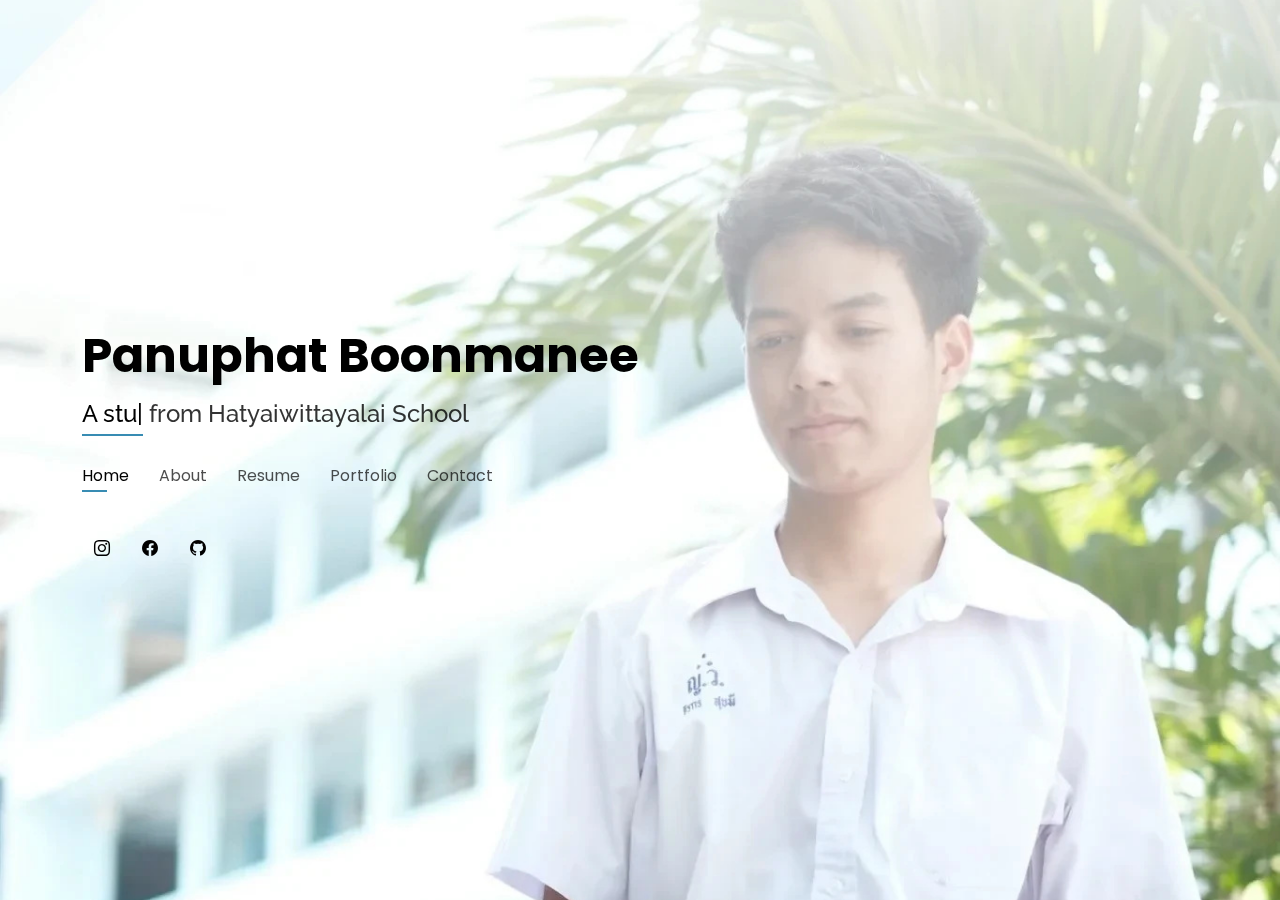
<file: index.html>
<!DOCTYPE html>
<html lang="en">

<!-- TODO:
 add more certs.
 
 -->

<head>
  <meta charset="utf-8">
  <meta content="width=device-width, initial-scale=1.0" name="viewport">

  <title>Panuphat  Boonmanee's Portfolio</title>
  <meta content="This is the portfolio page of Panuphat  Boonamnee" name="description">
  <meta content="Portfolio" name="keywords">

  <!-- Favicons -->
  <link href="assets/img/12321313.jpg" rel="icon">
  <link href="assets/img/12321313.jpg" rel="apple-touch-icon">

  <!-- Google Fonts -->
  <link href="https://fonts.googleapis.com/css?family=Open+Sans:300,300i,400,400i,600,600i,700,700i|Raleway:300,300i,400,400i,500,500i,600,600i,700,700i|Poppins:300,300i,400,400i,500,500i,600,600i,700,700i" rel="stylesheet">

  <!-- Vendor CSS Files -->
  <link href="assets/vendor/bootstrap/css/bootstrap.min.css" rel="stylesheet">
  <link href="assets/vendor/bootstrap-icons/bootstrap-icons.css" rel="stylesheet">
  <link href="assets/vendor/boxicons/css/boxicons.min.css" rel="stylesheet">
  <link href="assets/vendor/glightbox/css/glightbox.min.css" rel="stylesheet">
  <link href="assets/vendor/remixicon/remixicon.css" rel="stylesheet">
  <link href="assets/vendor/swiper/swiper-bundle.min.css" rel="stylesheet">

  <!-- Template Main CSS File --> 
  <link href="assets/css/style.css" rel="stylesheet">

</head>

<body>

  <!-- ======= Header ======= -->
  <header id="header">
    <div class="container">
      <h1><a href="index.html">Panuphat  Boonmanee</a></h1>

      <h2><span class="typed" data-typed-items="A student, Soon to be a graduate"></span> from Hatyaiwittayalai School</h2>
      <nav id="navbar" class="navbar">
        <ul>
          <li><a class="nav-link active" href="#header">Home</a></li>
          <li><a class="nav-link" href="#about">About</a></li>
          <li><a class="nav-link" href="#resume">Resume</a></li>
          <li><a class="nav-link" href="#portfolio">Portfolio</a></li>
          <li><a class="nav-link" href="#contact">Contact</a></li>
        </ul>
        <i class="bi bi-list mobile-nav-toggle"></i>
      </nav><!-- .navbar -->

      <div class="social-links">
        <a href="https://www.instagram.com/panuphat_kh/" class="instagram"><i class="bi-instagram"></i></a>
        <a href="https://www.facebook.com/panuphat.boonmanee.9" class="linkedin"><i class="bi-facebook"></i></a>
        <a href="https://github.com/KhetZaGaming" class="github"><i class="bi-github"></i></a>
      </div>

    </div>
  </header>
  <!-- End Header -->

  <!-- ======= About Section ======= -->
  <section id="about" class="about">

    <!-- ======= About Me ======= -->
    <div class="about-me container">

      <div class="section-title">
        <h2>About</h2>
        <p>Basic info about me</p>
      </div>

      <div class="row">
        <div class="col-lg-4" data-aos="fade-right">
          <img src="assets/img/tuxpi.com.1734158556.jpg" class="img-fluid" alt="">
        </div>
        <div class="col-lg-8 pt-4 pt-lg-0 content" data-aos="fade-left">
          <h3>Student of Hatyaiwittayalai school, aspiring engineer</h3>
          <!-- <p class="fst-italic">
            type shit here
          </p> -->
          <div class="row">
            <div class="col-lg-6">
              <ul>
                <li><i class="bi bi-chevron-right"></i> <strong>Birthday:</strong> <span>Aug 13 2007</span></li>
                <li><i class="bi bi-chevron-right"></i> <strong>Phone:</strong> <span>+66 063-5360441</span></li>
                <li><i class="bi bi-chevron-right"></i> <strong>City:</strong> <span>Hatyai, Songkhla, Thailand</span></li>
                <li><i class="bi bi-chevron-right"></i> <strong>Nationality:</strong> <span>Thai</span></li>
                <li><i class="bi bi-chevron-right"></i> <strong>Religion:</strong> <span>Buddhist</span></li>
                <li><i class="bi bi-chevron-right"></i> <strong>Programming languages:</strong> <span>Python, C++, JavaScript, HTML, CSS</span></li>
                
              </ul>
            </div>
            <div class="col-lg-6">
              <ul>
                <li><i class="bi bi-chevron-right"></i> <strong>Age:</strong> <span>17</span></li>
                <li><i class="bi bi-chevron-right"></i> <strong>Email:</strong> <span>khetgamerthailand8321@gmail.com</span></li>
                <li><i class="bi bi-chevron-right"></i> <strong>Hobbies:</strong> <span>Basketball ,Reading, Coding</span></li>
                <li><i class="bi bi-chevron-right"></i> <strong>Talents:</strong> <span>Basic Programming, Communication, Creativity</span></li>
                
              </ul>
            </div>
          </div>
          <p>
            Aspiring engineer: ศึกษาอยู่ที่โรงเรียนหาดใหญ่วิทยาลัยในห้องเรียนพรีเมียมวิทยาศาสตร์ เทคโนโลยี และออกแบบสถาปัตย์ มีความสนใจอย่างสูงในด้านวิศวกรรมคอมพิวเตอร์ เนื่องจากผมเป็นคนที่ชอบคอมพิวเตอร์ ชอบการเขียนโปรเเกรมในการเเก้ปัญหาต่างๆ อีกทั้งอยากที่จะเรียนเพื่อพัฒนาซอฟต์เเวร์เเละออกเเบบฮาร์ดเเวร์ในอนาคต
          </p>
        </div>
      </div>

    </div>
    <!-- End About Me -->

    <!-- ======= Counts ======= -->
    <div class="counts container">

      <div class="row">
        <div class="col-lg-3 col-md-6 mt-5 mt-md-0">
          <div class="count-box">
            <i class="bi bi-journal-richtext"></i>
            <span data-purecounter-start="0" data-purecounter-end="3" data-purecounter-duration="1" class="purecounter"></span>
            <p>Projects</p>
          </div>
        </div>

      </div>

    </div><!-- End Counts -->

    <!-- ======= Skillsss  ======= -->
    <div class="skills container">

      <div class="section-title">
        <h2>Skills</h2>
      </div>

      <div class="row skills-content">

        <div class="col-lg-6">

          

          <div class="progress">
            <span class="skill">C++ <i class="val">30%</i></span>
            <div class="progress-bar-wrap">
              <div class="progress-bar" role="progressbar" aria-valuenow="40" aria-valuemin="0" aria-valuemax="100"></div>
            </div>
          </div>

          <div class="progress">
            <span class="skill">Arduino <i class="val">40%</i></span>
            <div class="progress-bar-wrap">
              <div class="progress-bar" role="progressbar" aria-valuenow="40" aria-valuemin="0" aria-valuemax="100"></div>
            </div>
          </div>

          <div class="progress">
            <span class="skill">JavaScript <i class="val">30%</i></span>
            <div class="progress-bar-wrap">
              <div class="progress-bar" role="progressbar" aria-valuenow="30" aria-valuemin="0" aria-valuemax="100"></div>
            </div>
          </div>

        </div>

        <div class="col-lg-6">

         

          <div class="progress">
            <span class="skill">Python <i class="val">40%</i></span>
            <div class="progress-bar-wrap">
              <div class="progress-bar" role="progressbar" aria-valuenow="40" aria-valuemin="0" aria-valuemax="100"></div>
            </div>
          </div>

          <div class="progress">
            <span class="skill">IOT <i class="val">20%</i></span>
            <div class="progress-bar-wrap">
              <div class="progress-bar" role="progressbar" aria-valuenow="20" aria-valuemin="0" aria-valuemax="100"></div>
            </div>
          </div>

          <div class="progress">
            <span class="skill">Web Design <i class="val">50%</i></span>
            <div class="progress-bar-wrap">
              <div class="progress-bar" role="progressbar" aria-valuenow="60" aria-valuemin="0" aria-valuemax="100"></div>
            </div>
          </div>

        </div>

      </div>

    </div><!-- End Skills -->

    <!-- ======= Interests ======= -->
    <div class="interests container">

      <div class="section-title">
        <h2>Interests</h2>
      </div>

            <div class="row">
        <div class="col-lg-3 col-md-4">
          <div class="icon-box">
            <i class="bi bi-cloud-upload-fill" style="color: blue;"></i>
            <h3>Technology</h3>
          </div>
        </div>

        <div class="col-lg-3 col-md-4">
          <div class="icon-box">
            <i class="bi bi-pc-display-horizontal" style="color: black;"></i>
            <h3>Computer</h3>
          </div>
        </div>
    </div><!-- End Interests -->
  </section><!-- End About Section -->

  <!-- ======= Resume Section ======= -->
  <section id="resume" class="resume">
    <div class="container">

      <div class="section-title">
        <h2>Resume</h2>
        <p>My Resume</p>
      </div>

      <div class="row">
        <div class="col-lg-6">
          <h3 class="resume-title">Transcript</h3>
            <div class="resume-item">
              <h5>โรงเรียนหาดใหญ่วิทยาลัยมัธยมศึกษาตอนปลาย (High School)</h5>
              <p><em>ห้องเรียนพรีเมียมวิทยาศาสตร์ เทคโนโลยี และออกแบบสถาปัตย์</em></p>
              <img src="assets/img/portfolio/Scanned Document.pdf.png">
            </div>
  
        </div>

        <div class="col-lg-6">
          <h3 class="resume-title">Summary</h3>
          <div class="resume-item pb-0">
            <h4>Panuphat  Boonmanee</h4>
            <h5>นายภาณุพัฒน์  บุญมณี</h5>
            <p><em>A a student of Hatyaiwittayalai School, I have a dream of becoming an engineer. I am very motivated to learn and experience new things, from program design to computer software and hardware development.</em></p>
            <p><em>เป็นนักเรียนโรงเรียนหาดใหญ่วิทยาลัย มีความใฝ่ฝันอยากเป็นวิศวกร มีแรงบันดาลใจในการเรียนรู้และสัมผัสกับสิ่งใหม่ๆ มากๆ ตั้งแต่การออกแบบโปรเเกรมจนถึงการพัฒนาซอฟต์เเวร์เเละฮาร์ดเเวร์ในคอมพิวเตอร์</em></p>
            <p>
            <ul>
              <li>Hatyai, Songkhla, Thailand</li>
              <li>+66 063-5360441</li>
              <li>khetgamerthailand832@gmail.com</li>
            </ul>
            </p>
          </div>

          <h3 class="resume-title">Education</h3>
          <div class="resume-item">
            <h4>โรงเรียสวัสดิ์บวร</h4>
            <h5>2016 - 2019 : ระดับชั้นประถมศึกษาตอนปลาย (Middle School)</h5>
            <h4>โรงเรียนหาดใหญ่วิทยาลัย</h4>
            <h5>2019 - 2021 : ระดับชั้นมัธยมศึกษาตอนต้น (Lower Secondary School)</h5>
            <h4>โรงเรียนหาดใหญ่วิทยาลัย</h4>
            <h5>2021 - 2024 : ระดับชั้นมัธยมศึกษาตอนปลาย (High School)</h5>
            <p><em>ห้องเรียนพรีเมียมวิทยาศาสตร์ เทคโนโลยี และออกแบบสถาปัตย์</em></p>
            
            <p>จากที่ได้ศึกษาจากสถานศึกษาเหล่านี้ ผมได้มีความรู้ความสามารถในด้านคณิตศาสตร์และฟิสิกส์เเละในการฟัง พูด อ่าน เขียนภาษาอังกฤษอีกด้วย  สามารถนำความรู้ในแต่ละด้านมาประยุกต์ใช้ในสาขาวิชาที่จะเรียนได้</p>
            <p>From studying at these institutions, I have gained knowledge and ability in mathematics and physics, as well as in listening, speaking, reading, and writing English. I can apply my knowledge in each area to the field of study I will be studying.</p>
          </div>
      </div>

    </div>
  </section>
  
  <!-- End Resume Section -->

  <!-- ======= Portfolio Section ======= -->
  <section id="portfolio" class="portfolio">
    <div class="container">

      <div class="section-title">
        <h2>Portfolio</h2>
        <p>My Projects</p>
      </div>

      <div class="row">
        <div class="col-lg-12 d-flex justify-content-center">
          <ul id="portfolio-flters">
            <li data-filter="*" class="filter-active">All</li>
            <li data-filter=".filter-innovation">Certificates</li>
            <li data-filter=".filter-mechatronics">Projects</li>
            <!-- <li data-filter=".filter-web">Web</li> -->
          </ul>
        </div>
      </div>

      <div class="row portfolio-container">

        <div class="col-lg-4 col-md-6 portfolio-item filter-active filter-mechatronics">
          <div class="portfolio-wrap">
            <img src="assets/img/App.png" class="img-fluid" alt="">
            <div class="portfolio-info">
              <h4>Application</h4>
              <p>Glideapps</p>
              <div class="portfolio-links">
                <a href="assets/img/App.png" data-gallery="portfolioGallery" class="portfolio-lightbox" title="การทำเเอปพลิเคชั่นจาก Glideapps ได้มีการจัดทำเเอปพลิเคชั่นคำนวณพลังงานจากอาหาร(CFE)"><i class="bx bx-plus"></i></a>
              </div>
            </div>
          </div>
        </div>

        <div class="col-lg-4 col-md-6 portfolio-item filter-active filter-mechatronics">
          <div class="portfolio-wrap">
            <img src="assets/img/RC Joy and Hexapod.png" class="img-fluid" alt="">
            <div class="portfolio-info">
              <h4>hexapod & RC Joycontroller</h4>
              <p>Mechatronics</p>
              <div class="portfolio-links">
                <a href="assets/img/RC Joy and Hexapod.png" data-gallery="portfolioGallery" class="portfolio-lightbox" title="Hexapod & RC Joycontroller เป็นงานอดิเรกที่ร่วมกันทำกับเพื่อน เป็นการเรียนรู้และพัฒนาอุปกรณ์ควบคุมหุ่นยนต์ที่ใช้ระบบไร้สาย โดย RC Joycontroller บังคับตัว Hexapod"><i class="bx bx-plus"></i></a>
              </div>
            </div>
          </div>
        </div>

        <div class="col-lg-4 col-md-6 portfolio-item filter-active filter-mechatronics">
          <div class="portfolio-wrap">
            <img src="assets/img/Python project.png" class="img-fluid" alt="">
            <div class="portfolio-info">
              <h4>Project with Pythons</h4>
              <p>Coding with Pythons and Other games</p>
              <div class="portfolio-links">
                <a href="assets/img/Python project.png" data-gallery="portfolioGallery" class="portfolio-lightbox" title="การเขียนโปรเเกรมภาษา Python ใน Visual Studio"><i class="bx bx-plus"></i></a>
              </div>
            </div>
          </div>
        </div>

    </div>
    <div class="section-title">
      <p>My Certificates</p>
      <div class="row portfolio-container">

        <div class="col-lg-4 col-md-6 portfolio-item filter-active filter-academic">
          <div class="portfolio-wrap">
            <img src="assets/img/1.png" class="img-fluid" alt="">
            <div class="portfolio-info">
              <h4>การฝึกประสบการณ์ด้านวิศวกรรม</h4>
              <div class="portfolio-links">
                <a href="assets/img/1.png" data-gallery="portfolioGallery" class="portfolio-lightbox" title="การศึกษาดูงานที่ Komatsu ทำให้ได้เรียนรู้เกี่ยวกับเครื่องจักรกลหนักที่มีประสิทธิภาพ เทคโนโลยีสมัยใหม่ที่ช่วยเพิ่มประสิทธิภาพการทำงาน การบริหารจัดการภายในองค์กรที่เน้นความยั่งยืนและความปลอดภัยในทุกขั้นตอนของการดำเนินงานเเละได้รู้ส่วนประกอบของรถรถแม็คโคร ว่าเเต่ละอย่างมีหน้าที่ทำอะไร อีกทั้งได้ฝึกความสามัคคีกันกับเพื่อนๆที่ไปดูงานด้วยกันที่ Komatsu Thailand"><i class="bx bx-plus"></i></a>
              </div>
            </div>
          </div>
        </div>

        <div class="col-lg-4 col-md-6 portfolio-item filter-active filter-academic">
          <div class="portfolio-wrap">
            <img src="assets/img/2.png" class="img-fluid" alt="">
            <div class="portfolio-info">
              <h4>เกียรติบัตรผลการเรียนดีเยี่ยม</h4>
              <div class="portfolio-links">
                <a href="assets/img/2.png" data-gallery="portfolioGallery" class="portfolio-lightbox" title="ได้รับเกียรติบัตรผลการเรียนดีเยี่ยม เกรดเฉลี่ย ๔.00 ชั้นมัธยมศึกษาปีที่ ๔ ภาคเรียนที่ ๑ ปีการศึกษา ๒๕๖๕"><i class="bx bx-plus"></i></a>
              </div>
            </div>
          </div>
        </div>

        <div class="col-lg-4 col-md-6 portfolio-item filter-active filter-academic">
          <div class="portfolio-wrap">
            <img src="assets/img/3.png" class="img-fluid" alt="">
            <div class="portfolio-info">
              <h4>เข้าร่วมโครงการเพชรภาคใต้</h4>
              <div class="portfolio-links">
                <a href="assets/img/3.png" data-gallery="portfolioGallery" class="portfolio-lightbox" title="เข้าร่วมโครงการเพชรภาคใต้ พัฒนาศักยภาพทางความรู้ในระบบการสอบ TCAS
                ณ มหาวิทยาลัยสงขลานครินทร์ วิทยาเขตหาดใหญ่ จังหวัดสงขลา
                ระหว่างวันที่ 20 มีนาคม - 11 เมษายน พ.ศ.2567"><i class="bx bx-plus"></i></a>
              </div>
            </div>
          </div>
        </div>

        <div class="col-lg-4 col-md-6 portfolio-item filter-active filter-academic">
          <div class="portfolio-wrap">
            <img src="assets/img/4.png" class="img-fluid" alt="">
            <div class="portfolio-info">
              <h4>เข้าร่วมโครงการเพชรภาคใต้</h4>
              <div class="portfolio-links">
                <a href="assets/img/4.png" data-gallery="portfolioGallery" class="portfolio-lightbox" title="เข้าร่วมโครงการเพชรภาคใต้ พัฒนาศักยภาพทางความรู้ในระบบการสอบ TCAS
                ณ มหาวิทยาลัยสงขลานครินทร์ วิทยาเขตหาดใหญ่ จังหวัดสงขลา
                ระหว่างวันที่ 20 มีนาคม - 11 เมษายน พ.ศ.2567"><i class="bx bx-plus"></i></a>
              </div>
            </div>
          </div>
        </div>

        <div class="col-lg-4 col-md-6 portfolio-item filter-active filter-social-work">
          <div class="portfolio-wrap">
            <img src="assets/img/7.png" class="img-fluid" alt="">
            <div class="portfolio-info">
              <h4>เข้าร่วมตักบาตรพระ 10,000 รูป ครั้งที่ 20</h4>
              <div class="portfolio-links">
                <a href="assets/img/7.png" data-gallery="portfolioGallery" class="portfolio-lightbox" title="เข้าร่วมโครงการตักบาตรพระ ๑๐,๐๐๐ รูป นานาชาติ ใจกลางนครหาดใหญ่ปีที่ ๒๐ 
                ทำหน้าที่: เป็นนักศึกษาวิชาทหาร ช่วยเหลือพระสงฆ์โดยการรับของจากบาตรพระเก็บใส่ถุงเพื่อเเจกจ่ายให้กับพระสงฆ์ ๑๐,๐๐๐ รูป เมื่อจบงานก็ดูเเลความเรียบร้อย ช่วยยกของเเละทำความสะอาด
                
                "><i class="bx bx-plus"></i></a>
              </div>
            </div>
          </div>
        </div>

        <div class="col-lg-4 col-md-6 portfolio-item filter-active filter-social-work">
          <div class="portfolio-wrap">
            <img src="assets/img/8.png" class="img-fluid" alt="">
            <div class="portfolio-info">
              <h4>เข้าร่วมตักบาตรพระ 10,000 รูป ครั้งที่ 21</h4>
              <div class="portfolio-links">
                <a href="assets/img/8.png" data-gallery="portfolioGallery" class="portfolio-lightbox" title="เข้าร่วมโครงการตักบาตรพระ ๑๐,๐๐๐ รูป นานาชาติ ใจกลางนครหาดใหญ่ปีที่ ๒๑
                ทำหน้าที่: เป็นนักศึกษาวิชาทหาร ช่วยเหลือพระสงฆ์โดยการรับของจากบาตรพระเก็บใส่ถุงเพื่อเเจกจ่ายให้กับพระสงฆ์ ๑๐,๐๐๐ รูป เมื่อจบงานก็ดูเเลความเรียบร้อย ช่วยยกของเเละทำความสะอาด
                
                "><i class="bx bx-plus"></i></a>
              </div>
            </div>
          </div>
        </div>

        <div class="col-lg-4 col-md-6 portfolio-item filter-active filter-creative">
          <div class="portfolio-wrap">
            <img src="assets/img/6.png" class="img-fluid" alt="">
            <div class="portfolio-info">
              <h4>การประกวดพานไหว้ครู ประเภทสร้างสรรค์ ระดับชั้นมัธยมศึกษาตอนปลาย</h4>
              <div class="portfolio-links">
                <a href="assets/img/6.png" data-gallery="portfolioGallery" class="portfolio-lightbox" title="ได้รับรางวัลชนะเลิศ การประกวดพานไหว้ครู ประเภทสร้างสรรค์ ระดับชั้นมัธยมศึกษาตอนปลาย ช่วยตัดส่วนประกอบเเละประกอบพาน สิ่งที่ได้รับ: การทำงานเป็นทีมฝึกความสามัคคีเเละได้เรียนรู้และพัฒนาทักษะ การแลกเปลี่ยนความคิดเห็น การจัดการปัญหา"><i class="bx bx-plus"></i></a>
              </div>
            </div>
          </div>
        </div>

        <div class="col-lg-4 col-md-6 portfolio-item filter-active filter-social-work">
          <div class="portfolio-wrap">
            <img src="assets/img/5.png" class="img-fluid" alt="">
            <div class="portfolio-info">
              <h4>โครงการปลูกป่าชายเลน</h4>
              <div class="portfolio-links">
                <a href="assets/img/5.png" data-gallery="portfolioGallery" class="portfolio-lightbox" title="การเข้าร่วมโครงการปลูกป่าชายเลนเเละได้ปล่อยปูที่บ้านหัวเขา จังหวัดสงขลา เป็นการฟิ้นฟูระบบนิเวศชายฝั่ง ป้องกันการกัดเซาะของชายฝั่งอีกทั้งเป็นเเหล่งท่องเที่ยวเชิงอนุรักษ์   สิ่งที่ได้รับ: เป็นการฝึกความสามัคคี การปลูกจิตสำนึกเรื่องสิ่งเเวดล้อมเเละได้ทำประโยชน์เพื่อส่วนรวม"><i class="bx bx-plus"></i></a>
              </div>
            </div>
          </div>
        </div>
        
    </div>
  </section><!-- End Portfolio Section -->

  <!-- ======= Contact Section ======= -->
  <section id="contact" class="contact">
    <div class="container">

      <div class="section-title">
        <h2>Contact</h2>
        <p>Contact Me</p>
      </div>

      <div class="row mt-2">

        <div class="col-md-6 d-flex align-items-stretch">
          <div class="info-box">
            <i class="bx bx-map"></i>
            <h3>My Address</h3>
            <p>Hatyai, Songkhla, Thailand </p>
          </div>
        </div>

        <div class="col-md-6 mt-4 mt-md-0 d-flex align-items-stretch">
          <div class="info-box">
            <i class="bx bx-share-alt"></i>
            <h3>Social Profiles</h3>
            <div class="social-links">
              <a href="https://www.instagram.com/panuphat_kh/" class="instagram"><i class="bi-instagram"></i></a>
              <a href="https://www.facebook.com/panuphat.boonmanee.9" class="linkedin"><i class="bi-facebook"></i></a>
              <a href="https://github.com/KhetZaGaming" class="github"><i class="bi-github"></i></a>
            </div>
          </div>
        </div>

        <div class="col-md-6 mt-4 d-flex align-items-stretch">
          <div class="info-box">
            <i class="bx bx-envelope"></i>
            <h3>Email Me</h3>
            <p>khetgamerthailand8321@gmail.com</p>
          </div>
        </div>
        <div class="col-md-6 mt-4 d-flex align-items-stretch">
          <div class="info-box">
            <i class="bx bx-phone-call"></i>
            <h3>Call Me</h3>
            <p>+66 063-5360441</p>
          </div>
        </div>
      </div>

    </div>
  </section><!-- End Contact Section -->

  <!-- Vendor JS Files -->
  <script src="assets/vendor/purecounter/purecounter_vanilla.js"></script>
  <script src="assets/vendor/bootstrap/js/bootstrap.bundle.min.js"></script>
  <script src="assets/vendor/glightbox/js/glightbox.min.js"></script>
  <script src="assets/vendor/isotope-layout/isotope.pkgd.min.js"></script>
  <script src="assets/vendor/swiper/swiper-bundle.min.js"></script>
  <script src="assets/vendor/waypoints/noframework.waypoints.js"></script>
  <script src="assets/vendor/php-email-form/validate.js"></script>
  <script src="assets/vendor/typed.js/typed.umd.js"></script>

  <!-- Template Main JS File -->
  <script src="assets/js/main.js"></script>

</body>

</html>
</file>
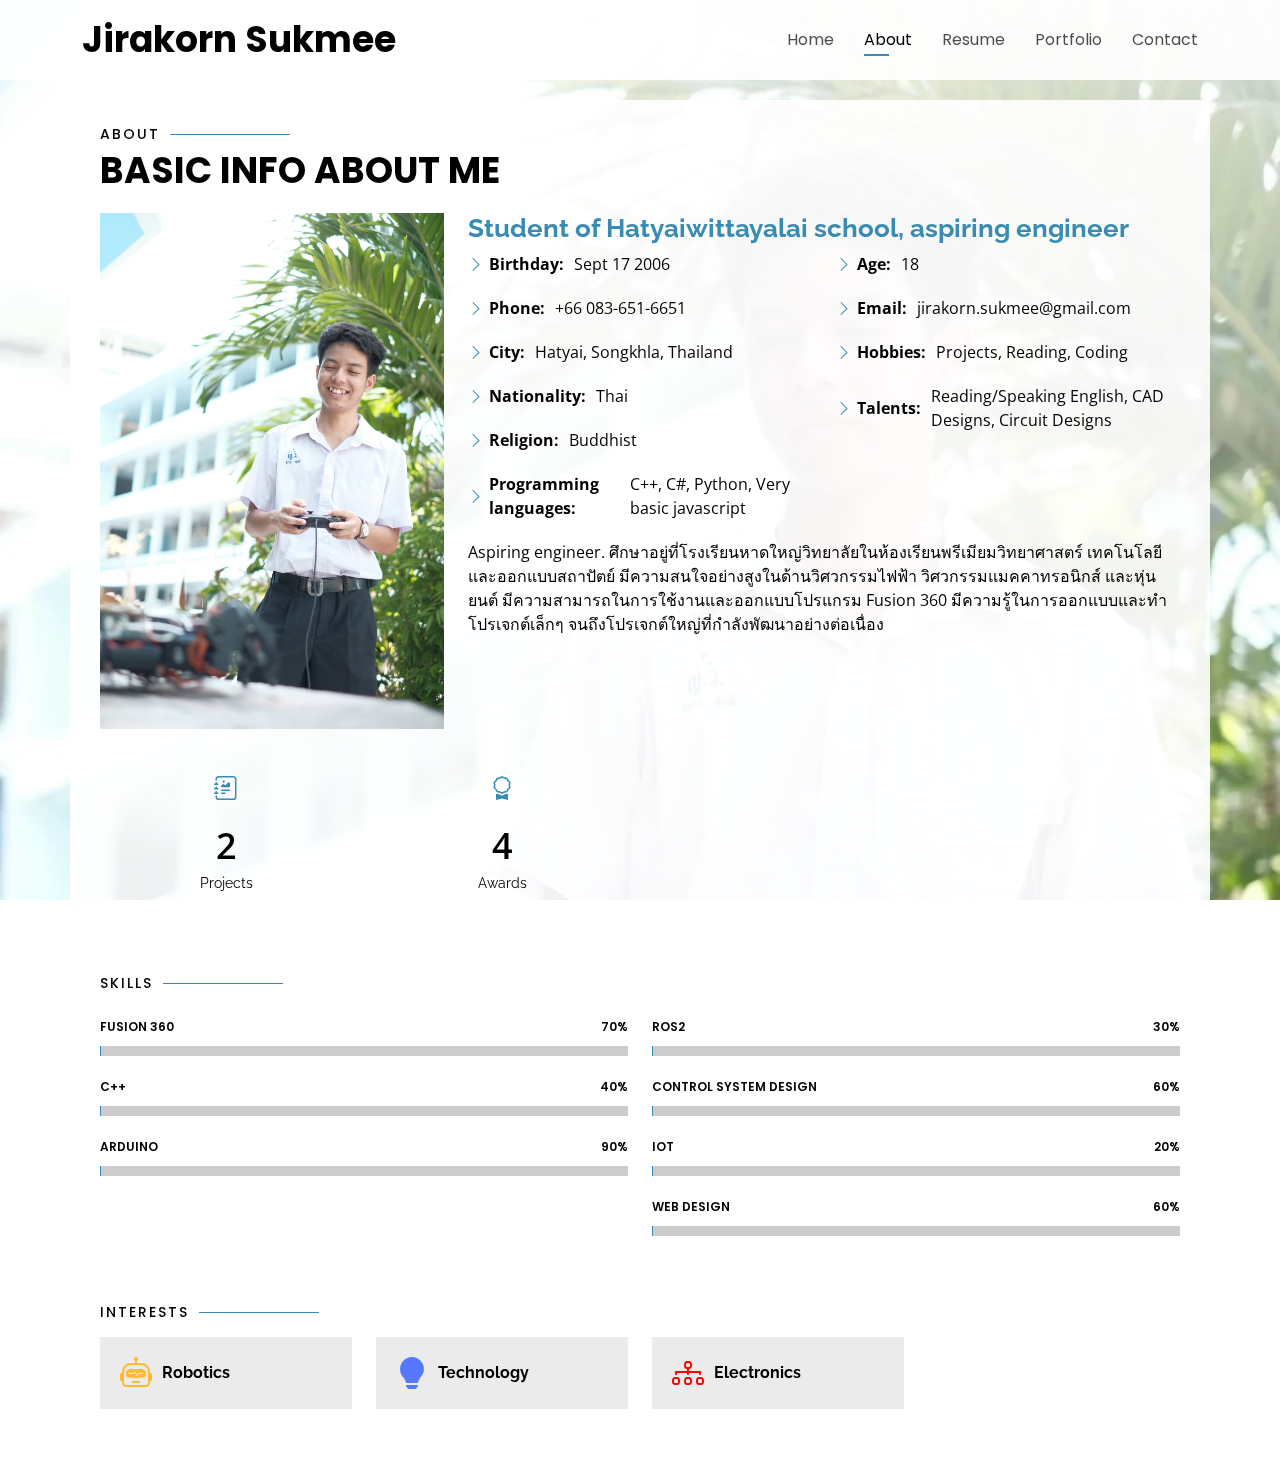
<file: about.html>
<!DOCTYPE html>
<html lang="en">

<!-- TODO:
 add more certs.
 
 -->

<head>
  <meta charset="utf-8">
  <meta content="width=device-width, initial-scale=1.0" name="viewport">

  <title>Jirakorn Sukmee's Portfolio</title>
  <meta content="This is the portfolio page of Jirakorn Sukmee" name="description">
  <meta content="Portfolio" name="keywords">

  <!-- Favicons -->
  <link href="assets/img/logo.png" rel="icon">
  <link href="assets/img/logo.png" rel="apple-touch-icon">

  <!-- Google Fonts -->
  <link href="https://fonts.googleapis.com/css?family=Open+Sans:300,300i,400,400i,600,600i,700,700i|Raleway:300,300i,400,400i,500,500i,600,600i,700,700i|Poppins:300,300i,400,400i,500,500i,600,600i,700,700i" rel="stylesheet">

  <!-- Vendor CSS Files -->
  <link href="assets/vendor/bootstrap/css/bootstrap.min.css" rel="stylesheet">
  <link href="assets/vendor/bootstrap-icons/bootstrap-icons.css" rel="stylesheet">
  <link href="assets/vendor/boxicons/css/boxicons.min.css" rel="stylesheet">
  <link href="assets/vendor/glightbox/css/glightbox.min.css" rel="stylesheet">
  <link href="assets/vendor/remixicon/remixicon.css" rel="stylesheet">
  <link href="assets/vendor/swiper/swiper-bundle.min.css" rel="stylesheet">

  <!-- Template Main CSS File --> 
  <link href="assets/css/style.css" rel="stylesheet">

</head>

<body>

  <!-- ======= Header ======= -->
  <header id="header" class="header-top">
    <div class="container">
      <h1><a href="https://valkirus.github.io/Portfolio/">Jirakorn Sukmee</a></h1>
      <h2><span class="typed" data-typed-items="A student, Soon to be a graduate">A student</span><span class="typed-cursor typed-cursor--blink" aria-hidden="true">|</span> from Hatyaiwittayalai School</h2>
      <nav id="navbar" class="navbar">
        <ul>
          <li><a class="nav-link" href="https://valkirus.github.io/Portfolio/">Home</a></li>
          <li><a class="nav-link active" href="https://valkirus.github.io/Portfolio/about">About</a></li>
          <li><a class="nav-link" href="https://valkirus.github.io/Portfolio/resume">Resume</a></li>
          <li><a class="nav-link" href="https://valkirus.github.io/Portfolio/portfolio">Portfolio</a></li>
          <li><a class="nav-link" href="https://valkirus.github.io/Portfolio#contact">Contact</a></li>
        </ul>
        <i class="bi bi-list mobile-nav-toggle"></i>
      </nav><!-- .navbar -->

      <div class="social-links">
        <a href="https://www.instagram.com/gun.jirakorn/" class="instagram"><i class="bi-instagram"></i></a>
        <a href="https://www.facebook.com/profile.php?id=100069661025401" class="linkedin"><i class="bi-facebook"></i></a>
        <a href="https://github.com/Valkirus" class="github"><i class="bi-github"></i></a>
      </div>

    </div>
  </header>
  <!-- End Header -->

  <!-- ======= About Section ======= -->
  <section id="about" class="about section-show">

    <!-- ======= About Me ======= -->
    <div class="about-me container">

      <div class="section-title">
        <h2>About</h2>
        <p>Basic info about me</p>
      </div>

      <div class="row">
        <div class="col-lg-4" data-aos="fade-right">
          <img src="assets/img/B601BFD9-F84F-4397-B569-FBECFADB1454.JPEG" class="img-fluid" alt="">
        </div>
        <div class="col-lg-8 pt-4 pt-lg-0 content" data-aos="fade-left">
          <h3>Student of Hatyaiwittayalai school, aspiring engineer</h3>
          <!-- <p class="fst-italic">
            type shit here
          </p> -->
          <div class="row">
            <div class="col-lg-6">
              <ul>
                <li><i class="bi bi-chevron-right"></i> <strong>Birthday:</strong> <span>Sept 17 2006</span></li>
                <li><i class="bi bi-chevron-right"></i> <strong>Phone:</strong> <span>+66 083-651-6651</span></li>
                <li><i class="bi bi-chevron-right"></i> <strong>City:</strong> <span>Hatyai, Songkhla, Thailand</span></li>
                <li><i class="bi bi-chevron-right"></i> <strong>Nationality:</strong> <span>Thai</span></li>
                <li><i class="bi bi-chevron-right"></i> <strong>Religion:</strong> <span>Buddhist</span></li>
                <li><i class="bi bi-chevron-right"></i> <strong>Programming languages:</strong> <span>C++, C#, Python, Very basic javascript</span></li>
                
              </ul>
            </div>
            <div class="col-lg-6">
              <ul>
                <li><i class="bi bi-chevron-right"></i> <strong>Age:</strong> <span>18</span></li>
                <li><i class="bi bi-chevron-right"></i> <strong>Email:</strong> <span>jirakorn.sukmee@gmail.com</span></li>
                <li><i class="bi bi-chevron-right"></i> <strong>Hobbies:</strong> <span>Projects, Reading, Coding</span></li>
                <li><i class="bi bi-chevron-right"></i> <strong>Talents:</strong> <span>Reading/Speaking English, CAD Designs, Circuit Designs</span></li>
                
              </ul>
            </div>
          </div>
          <p>
            Aspiring engineer. ศึกษาอยู่ที่โรงเรียนหาดใหญ่วิทยาลัยในห้องเรียนพรีเมียมวิทยาศาสตร์ เทคโนโลยี และออกแบบสถาปัตย์ มีความสนใจอย่างสูงในด้านวิศวกรรมไฟฟ้า วิศวกรรมแมคคาทรอนิกส์ และหุ่นยนต์ มีความสามารถในการใช้งานและออกแบบโปรแกรม Fusion 360 มีความรู้ในการออกแบบและทำโปรเจกต์เล็กๆ จนถึงโปรเจกต์ใหญ่ที่กำลังพัฒนาอย่างต่อเนื่อง
          </p>
        </div>
      </div>

    </div>
    <!-- End About Me -->

    <!-- ======= Counts ======= -->
    <div class="counts container">

      <div class="row">
        <div class="col-lg-3 col-md-6 mt-5 mt-md-0">
          <div class="count-box">
            <i class="bi bi-journal-richtext"></i>
            <span data-purecounter-start="0" data-purecounter-end="3" data-purecounter-duration="1" class="purecounter"></span>
            <p>Projects</p>
          </div>
        </div>

        <div class="col-lg-3 col-md-6 mt-5 mt-lg-0">
          <div class="count-box">
            <i class="bi bi-award"></i>
            <span data-purecounter-start="0" data-purecounter-end="6" data-purecounter-duration="1" class="purecounter"></span>
            <p>Awards</p>
          </div>
        </div>

      </div>

    </div><!-- End Counts -->

    <!-- ======= Skillsss  ======= -->
    <div class="skills container">

      <div class="section-title">
        <h2>Skills</h2>
      </div>

      <div class="row skills-content">

        <div class="col-lg-6">

          <div class="progress">
            <span class="skill">Fusion 360 <i class="val">70%</i></span>
            <div class="progress-bar-wrap">
              <div class="progress-bar" role="progressbar" aria-valuenow="70" aria-valuemin="0" aria-valuemax="100"></div>
            </div>
          </div>

          <div class="progress">
            <span class="skill">C++ <i class="val">40%</i></span>
            <div class="progress-bar-wrap">
              <div class="progress-bar" role="progressbar" aria-valuenow="40" aria-valuemin="0" aria-valuemax="100"></div>
            </div>
          </div>

          <div class="progress">
            <span class="skill">Arduino <i class="val">90%</i></span>
            <div class="progress-bar-wrap">
              <div class="progress-bar" role="progressbar" aria-valuenow="90" aria-valuemin="0" aria-valuemax="100"></div>
            </div>
          </div>

        </div>

        <div class="col-lg-6">

          <div class="progress">
            <span class="skill">ROS2 <i class="val">30%</i></span>
            <div class="progress-bar-wrap">
              <div class="progress-bar" role="progressbar" aria-valuenow="30" aria-valuemin="0" aria-valuemax="100"></div>
            </div>
          </div>

          <div class="progress">
            <span class="skill">Control System Design <i class="val">60%</i></span>
            <div class="progress-bar-wrap">
              <div class="progress-bar" role="progressbar" aria-valuenow="80" aria-valuemin="0" aria-valuemax="100"></div>
            </div>
          </div>

          <div class="progress">
            <span class="skill">IOT <i class="val">20%</i></span>
            <div class="progress-bar-wrap">
              <div class="progress-bar" role="progressbar" aria-valuenow="20" aria-valuemin="0" aria-valuemax="100"></div>
            </div>
          </div>

          <div class="progress">
            <span class="skill">Web Design <i class="val">60%</i></span>
            <div class="progress-bar-wrap">
              <div class="progress-bar" role="progressbar" aria-valuenow="60" aria-valuemin="0" aria-valuemax="100"></div>
            </div>
          </div>

        </div>

      </div>

    </div><!-- End Skills -->

    <!-- ======= Interests ======= -->
    <div class="interests container">

      <div class="section-title">
        <h2>Interests</h2>
      </div>

      <div class="row">
        <div class="col-lg-3 col-md-4">
          <div class="icon-box">
            <i class="bi bi-robot" style="color: #ffbb2c;"></i>
            <h3>Robotics</h3>
          </div>
        </div>

        <div class="col-lg-3 col-md-4 mt-4 mt-md-0">
          <div class="icon-box">
            <i class="bi bi-lightbulb-fill" style="color: #5578ff;"></i>
            <h3>Technology</h3>
          </div>
        </div>

        <div class="col-lg-3 col-md-4">
          <div class="icon-box">
            <i class="bi bi-diagram-3" style="color: red;"></i>
            <h3>Electronics</h3>
          </div>
        </div>
    </div><!-- End Interests -->
  </section><!-- End About Section -->

  <!-- Vendor JS Files -->
  <script src="assets/vendor/purecounter/purecounter_vanilla.js"></script>
  <script src="assets/vendor/bootstrap/js/bootstrap.bundle.min.js"></script>
  <script src="assets/vendor/glightbox/js/glightbox.min.js"></script>
  <script src="assets/vendor/isotope-layout/isotope.pkgd.min.js"></script>
  <script src="assets/vendor/swiper/swiper-bundle.min.js"></script>
  <script src="assets/vendor/waypoints/noframework.waypoints.js"></script>
  <script src="assets/vendor/php-email-form/validate.js"></script>
  <script src="assets/vendor/typed.js/typed.umd.js"></script>

  <!-- Template Main JS File -->
  <script src="assets/js/main.js"></script>

</body>

</html>
</file>
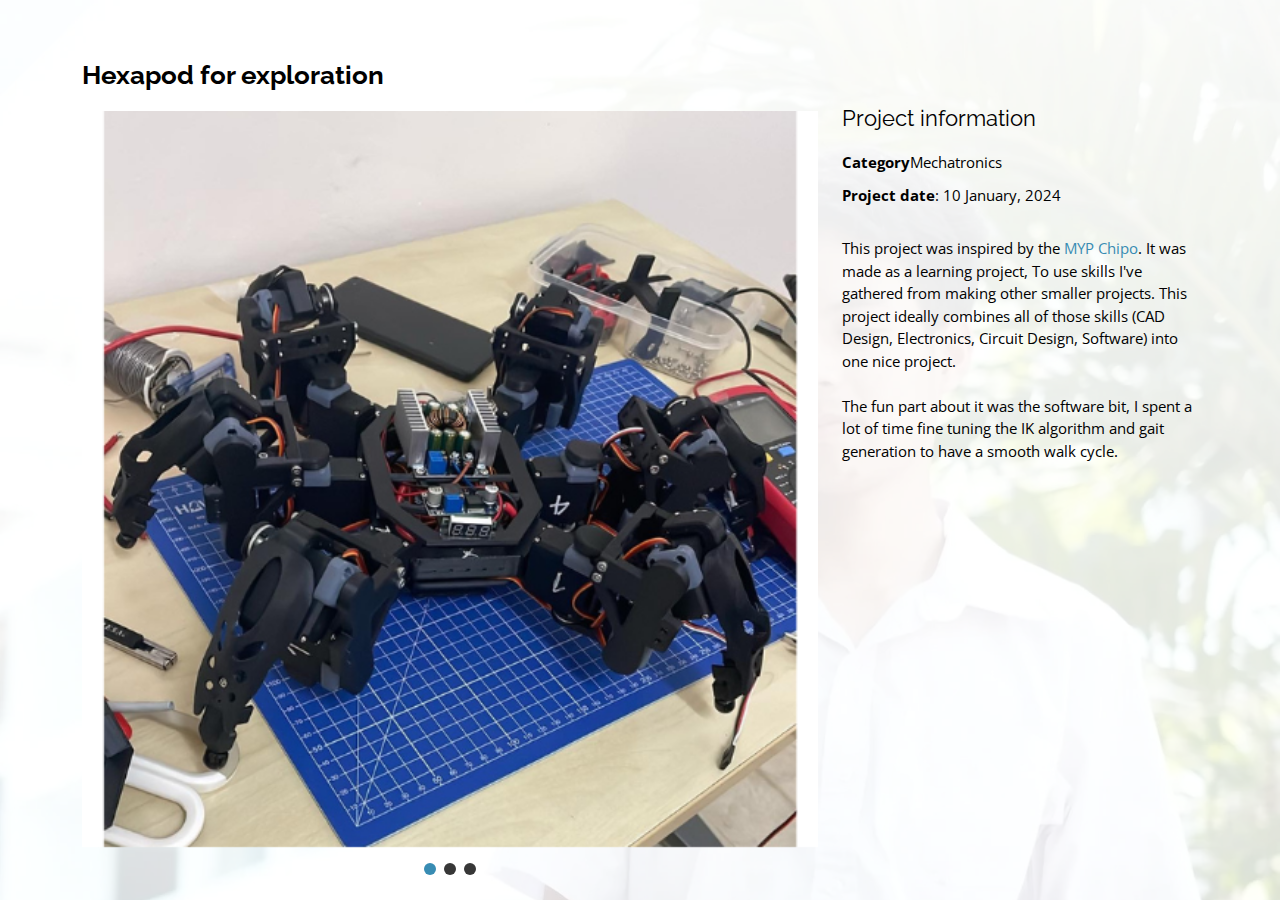
<file: hexapod-details.html>
<!DOCTYPE html>
<html lang="en">

<head>
  <meta charset="utf-8">
  <meta content="width=device-width, initial-scale=1.0" name="viewport">

  <title>Hexapod Details</title>
  <meta content="This is the details for the project Hexapod For terrain exploration" name="description">
  <meta content="Mechatronics project detail" name="keywords">
  
  <!-- Google Fonts -->
  <link href="https://fonts.googleapis.com/css?family=Open+Sans:300,300i,400,400i,600,600i,700,700i|Raleway:300,300i,400,400i,500,500i,600,600i,700,700i|Poppins:300,300i,400,400i,500,500i,600,600i,700,700i" rel="stylesheet">

  <!-- Vendor CSS Files -->
  <link href="assets/vendor/bootstrap/css/bootstrap.min.css" rel="stylesheet">
  <link href="assets/vendor/bootstrap-icons/bootstrap-icons.css" rel="stylesheet">
  <link href="assets/vendor/boxicons/css/boxicons.min.css" rel="stylesheet">
  <link href="assets/vendor/glightbox/css/glightbox.min.css" rel="stylesheet">
  <link href="assets/vendor/remixicon/remixicon.css" rel="stylesheet">
  <link href="assets/vendor/swiper/swiper-bundle.min.css" rel="stylesheet">

  <!-- Template Main CSS File -->
  <link href="assets/css/style.css" rel="stylesheet">
</head>

<body>
  <main id="main">

    <!-- ======= Portfolio Details ======= -->
    <div id="portfolio-details" class="portfolio-details">
      <div class="container">

        <div class="row">

          <div class="col-lg-8">
            <h2 class="portfolio-title">Hexapod for exploration</h2>

            <div class="portfolio-details-slider swiper">
              <div class="swiper-wrapper align-items-center">

                <div class="swiper-slide">
                  <img class="portfolio-image" src="assets/img/portfolio/hexapod.png" alt="">
                </div>

                <div class="swiper-slide">
                  <img class="portfolio-image" src="assets/img/portfolio/hexapod-pic1.png" alt="">
                </div>

                <div class="swiper-slide">
                  <img class="portfolio-image" src="assets/img/portfolio/hexapod-pic2.png" alt="">
                </div>

              </div>
              <div class="swiper-pagination"></div>
            </div>

          </div>
          
          <div class="col-lg-4 portfolio-info">
            <h3>Project information</h3>
            <ul>
              <li><strong>Category</strong>Mechatronics</li>
              <li><strong>Project date</strong>: 10 January, 2024</li>
            </ul>

            <p>
              This project was inspired by the <a href="https://www.youtube.com/watch?v=sXzpYgzsNIU"> MYP Chipo</a>. It was made as a learning project, To use skills I've gathered from making other smaller projects.
               This project ideally combines all of those skills (CAD Design, Electronics, Circuit Design, Software) into one nice project. <br></br> The fun part about it was the software bit, I spent a lot of time
               fine tuning the IK algorithm and gait generation to have a smooth walk cycle.
            </p>
          </div>

          <div class="col-lg-6">
            <div class="resume-item pb-0">
              <br></br>
              <h4>Inverse Kinematics algorithm</h4>
              <img src="assets/img/portfolio/img20241025_21054688.png">
            </div>
          </div>

          <div class="col-lg-6">
            <div class="resume-item pb-0">
              <br></br>
              <h4>Forward Kinematics Algorithm</h4>
              <img src="assets/img/portfolio/img20241025_21030931.png">
            </div>
          </div>
          <br></br>

            <img src="assets/img/portfolio/IMG_9323.JPG">
            <p>The video shown here is the movement of the body without moving the the standing position (body translation)</p>
            <br></br>
            <video controls src="assets/vids/controls_tests-hexapod.webm"></video>
        </div>

      </div>
    </div><!-- End Portfolio Details -->

  </main><!-- End #main -->



  <!-- Vendor JS Files -->
  <script src="assets/vendor/purecounter/purecounter_vanilla.js"></script>
  <script src="assets/vendor/bootstrap/js/bootstrap.bundle.min.js"></script>
  <script src="assets/vendor/glightbox/js/glightbox.min.js"></script>
  <script src="assets/vendor/isotope-layout/isotope.pkgd.min.js"></script>
  <script src="assets/vendor/swiper/swiper-bundle.min.js"></script>
  <script src="assets/vendor/waypoints/noframework.waypoints.js"></script>
  <script src="assets/vendor/php-email-form/validate.js"></script>

  <!-- Template Main JS File -->
  <script src="assets/js/main.js"></script>

</body>

</html>
</file>
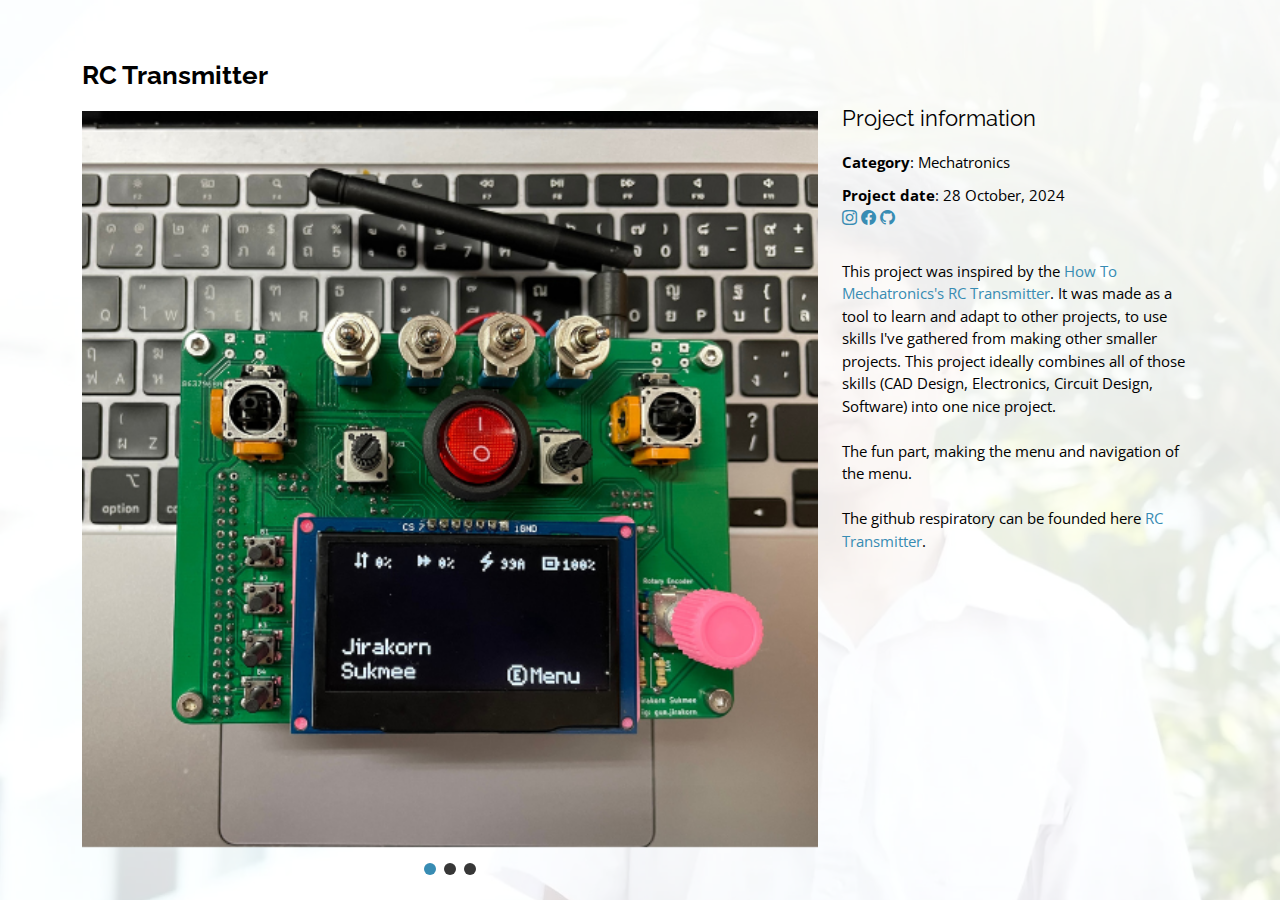
<file: joycon-details.html>
<!DOCTYPE html>
<html lang="en">

<head>
  <meta charset="utf-8">
  <meta content="width=device-width, initial-scale=1.0" name="viewport">

  <title>RC Transmitter Details</title>
  <meta content="This is the details for the project RC Transmitter" name="description">
  <meta content="Mechatronics project detail" name="keywords">
  
  <!-- Google Fonts -->
  <link href="https://fonts.googleapis.com/css?family=Open+Sans:300,300i,400,400i,600,600i,700,700i|Raleway:300,300i,400,400i,500,500i,600,600i,700,700i|Poppins:300,300i,400,400i,500,500i,600,600i,700,700i" rel="stylesheet">

  <!-- Vendor CSS Files -->
  <link href="assets/vendor/bootstrap/css/bootstrap.min.css" rel="stylesheet">
  <link href="assets/vendor/bootstrap-icons/bootstrap-icons.css" rel="stylesheet">
  <link href="assets/vendor/boxicons/css/boxicons.min.css" rel="stylesheet">
  <link href="assets/vendor/glightbox/css/glightbox.min.css" rel="stylesheet">
  <link href="assets/vendor/remixicon/remixicon.css" rel="stylesheet">
  <link href="assets/vendor/swiper/swiper-bundle.min.css" rel="stylesheet">

  <!-- Template Main CSS File -->
  <link href="assets/css/style.css" rel="stylesheet">
</head>

<body>
  <main id="main">

    <!-- ======= Portfolio Details ======= -->
    <div id="portfolio-details" class="portfolio-details">
      <div class="container">

        <div class="row">

          <div class="col-lg-8">
            <h2 class="portfolio-title">RC Transmitter</h2>

            <div class="portfolio-details-slider swiper">
              <div class="swiper-wrapper align-items-center">

                <div class="swiper-slide">
                  <img class="portfolio-image" src="assets/img/portfolio/JoyCon.png" alt="">
                </div>

                <div class="swiper-slide">
                  <img class="portfolio-image" src="assets/img/portfolio/joyCond-pic2.png" alt="">
                </div>

                <div class="swiper-slide">
                  <img class="portfolio-image" src="assets/img/portfolio/joycond-pic3.png" alt="">
                </div>

              </div>
              <div class="swiper-pagination"></div>
            </div>

          </div>
          
          <div class="col-lg-4 portfolio-info">
            <h3>Project information</h3>
            <ul>
              <li><strong>Category</strong>: Mechatronics</li>
              <li><strong>Project date</strong>: 28 October, 2024</li>
              <a href="https://www.instagram.com/gun.jirakorn/" class="instagram"><i class="bi-instagram"></i></a>
              <a href="https://www.facebook.com/profile.php?id=100069661025401" class="linkedin"><i class="bi-facebook"></i></a>
              <a href="https://github.com/Valkirus/RC-Transmitter" class="github"><i class="bi-github"></i></a>
            </ul>

            <p>
              This project was inspired by the <a href="https://www.youtube.com/watch?v=-BDCmwNssiw&t=125s"> How To Mechatronics's RC Transmitter</a>. It was made as a tool to learn and adapt to other projects, to use skills I've gathered from making other smaller projects.
               This project ideally combines all of those skills (CAD Design, Electronics, Circuit Design, Software) into one nice project. <br></br> The fun part, making the menu and navigation of the menu.

               <br></br>

               The github respiratory can be founded here <a href="https://github.com/Valkirus/RC-Transmitter"> RC Transmitter</a>.
            </p>
          </div>

          <div class="col-lg-6">
            <div class="resume-item pb-0">
              <br></br>
              <h4>PCB Design</h4>
              <img src="assets/img/portfolio/RC-Circuit.png">
            </div>
          </div>

          <div class="col-lg-6">
            <div class="resume-item pb-0">
              <br></br>
              <h4>PCB Schematic</h4>
              <img src="assets/img/portfolio/RC-Schematic.png">
            </div>
          </div>

            <br></br>
            <h4>RC Transmitter Assembly</h4>
            <img src="assets/img/portfolio/IMG_9783.JPG">
        </div>

      </div>
    </div><!-- End Portfolio Details -->

  </main><!-- End #main -->



  <!-- Vendor JS Files -->
  <script src="assets/vendor/purecounter/purecounter_vanilla.js"></script>
  <script src="assets/vendor/bootstrap/js/bootstrap.bundle.min.js"></script>
  <script src="assets/vendor/glightbox/js/glightbox.min.js"></script>
  <script src="assets/vendor/isotope-layout/isotope.pkgd.min.js"></script>
  <script src="assets/vendor/swiper/swiper-bundle.min.js"></script>
  <script src="assets/vendor/waypoints/noframework.waypoints.js"></script>
  <script src="assets/vendor/php-email-form/validate.js"></script>

  <!-- Template Main JS File -->
  <script src="assets/js/main.js"></script>

</body>

</html>
</file>
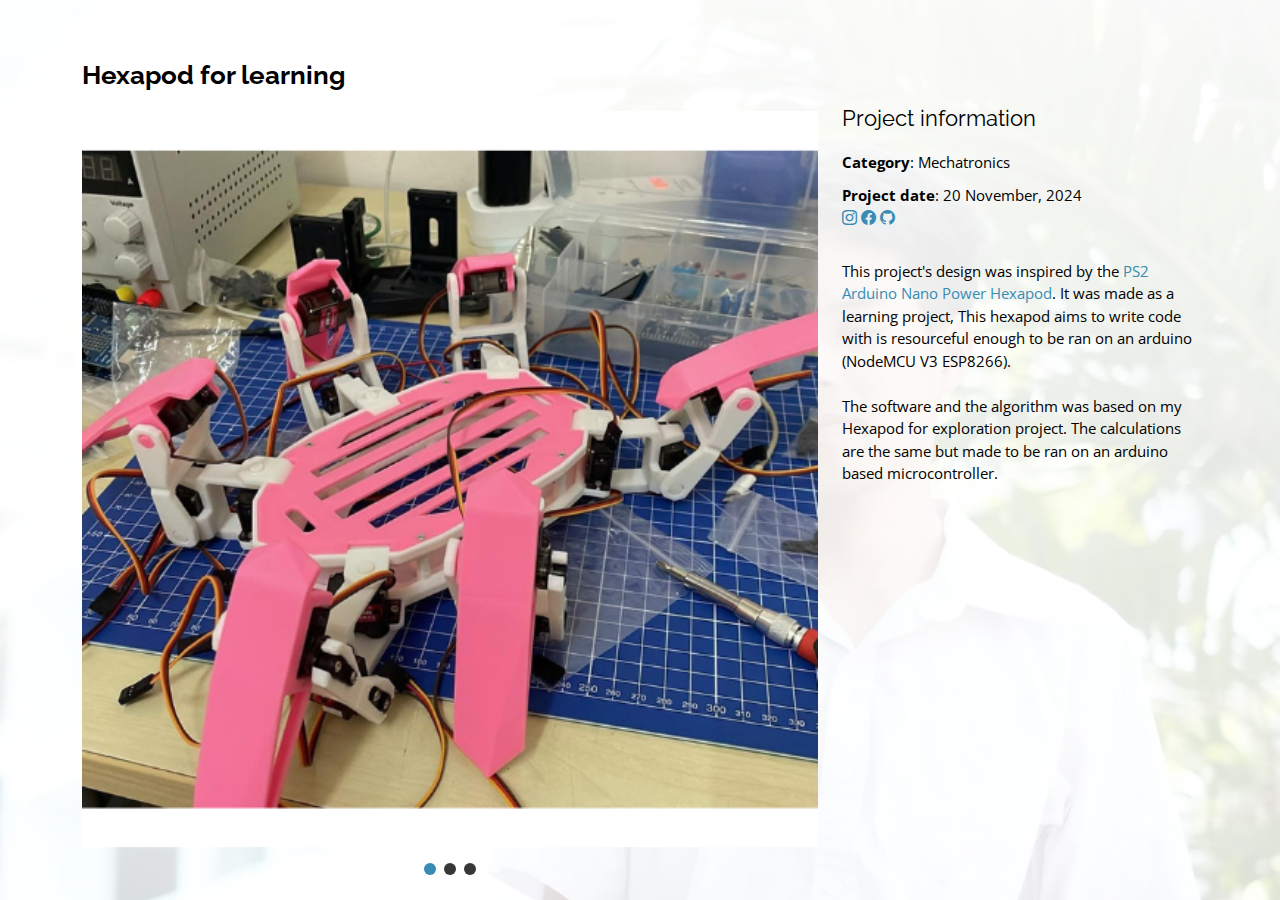
<file: learningHexapod-details.html>
<!DOCTYPE html>
<html lang="en">

<head>
  <meta charset="utf-8">
  <meta content="width=device-width, initial-scale=1.0" name="viewport">

  <title>Learning Hexapod Details</title>
  <meta content="This is the details for the project Hexapod For terrain exploration" name="description">
  <meta content="Mechatronics project detail" name="keywords">
  
  <!-- Google Fonts -->
  <link href="https://fonts.googleapis.com/css?family=Open+Sans:300,300i,400,400i,600,600i,700,700i|Raleway:300,300i,400,400i,500,500i,600,600i,700,700i|Poppins:300,300i,400,400i,500,500i,600,600i,700,700i" rel="stylesheet">

  <!-- Vendor CSS Files -->
  <link href="assets/vendor/bootstrap/css/bootstrap.min.css" rel="stylesheet">
  <link href="assets/vendor/bootstrap-icons/bootstrap-icons.css" rel="stylesheet">
  <link href="assets/vendor/boxicons/css/boxicons.min.css" rel="stylesheet">
  <link href="assets/vendor/glightbox/css/glightbox.min.css" rel="stylesheet">
  <link href="assets/vendor/remixicon/remixicon.css" rel="stylesheet">
  <link href="assets/vendor/swiper/swiper-bundle.min.css" rel="stylesheet">

  <!-- Template Main CSS File -->
  <link href="assets/css/style.css" rel="stylesheet">
</head>

<body>
  <main id="main">

    <!-- ======= Portfolio Details ======= -->
    <div id="portfolio-details" class="portfolio-details">
      <div class="container">

        <div class="row">

          <div class="col-lg-8">
            <h2 class="portfolio-title">Hexapod for learning</h2>

            <div class="portfolio-details-slider swiper">
              <div class="swiper-wrapper align-items-center">

                <div class="swiper-slide">
                  <img class="portfolio-image" src="assets/img/portfolio/LearningHexapod.png" alt="">
                </div>

                <div class="swiper-slide">
                  <img class="portfolio-image" src="assets/img/portfolio/learningHexapod-pic1.png" alt="">
                </div>

                <div class="swiper-slide">
                  <img class="portfolio-image" src="assets/img/portfolio/learnHexapod-pic3.png" alt="">
                </div>

              </div>
              <div class="swiper-pagination"></div>
            </div>

          </div>
          
          <div class="col-lg-4 portfolio-info">
            <h3>Project information</h3>
            <ul>
              <li><strong>Category</strong>: Mechatronics</li>
              <li><strong>Project date</strong>: 20 November, 2024</li>
              <a href="https://www.instagram.com/gun.jirakorn/" class="instagram"><i class="bi-instagram"></i></a>
              <a href="https://www.facebook.com/profile.php?id=100069661025401" class="linkedin"><i class="bi-facebook"></i></a>
              <a href="" class="https://github.com/Valkirus/RC-Receiver"><i class="bi-github"></i></a>
            </ul>

            <p>
              This project's design was inspired by the <a href="https://www.instructables.com/Afordable-PS2-Controlled-Arduino-Nano-18-DOF-Hexap/"> PS2  Arduino Nano Power Hexapod</a>. It was made as a learning project, 
              This hexapod aims to write code with is resourceful enough to be ran on an arduino (NodeMCU V3 ESP8266). 
              <br></br> The software and the algorithm was based on my Hexapod for exploration project. The calculations are the same but made to be ran on an arduino based microcontroller.
            </p>
          </div>

          <div class="col-lg-6">
            <div class="resume-item pb-0">
              <br></br>
              <h4>Inverse Kinematics algorithm</h4>
              <img src="assets/img/portfolio/img20241025_21054688.png">
            </div>
          </div>

          <div class="col-lg-6">
            <div class="resume-item pb-0">
              <br></br>
              <h4>Forward Kinematics Algorithm</h4>
              <img src="assets/img/portfolio/img20241025_21030931.png">
            </div>
          </div>
          <br></br>
          <p>Frame base on the <a href="https://www.instructables.com/Afordable-PS2-Controlled-Arduino-Nano-18-DOF-Hexap/"> PS2  Arduino Nano Power Hexapod</a></p>
          <img src="assets/img/portfolio/IMG_9631.JPG">
          <p>The receiver and the controller of the hexapod (ESP8266 + NRF24L01 and Servo2040)</p>
          <img src="assets/img/portfolio/IMG_0051.jpg">
          
        </div>

      </div>
    </div><!-- End Portfolio Details -->

  </main><!-- End #main -->



  <!-- Vendor JS Files -->
  <script src="assets/vendor/purecounter/purecounter_vanilla.js"></script>
  <script src="assets/vendor/bootstrap/js/bootstrap.bundle.min.js"></script>
  <script src="assets/vendor/glightbox/js/glightbox.min.js"></script>
  <script src="assets/vendor/isotope-layout/isotope.pkgd.min.js"></script>
  <script src="assets/vendor/swiper/swiper-bundle.min.js"></script>
  <script src="assets/vendor/waypoints/noframework.waypoints.js"></script>
  <script src="assets/vendor/php-email-form/validate.js"></script>

  <!-- Template Main JS File -->
  <script src="assets/js/main.js"></script>

</body>

</html>
</file>
<file: assets/css/style.css>
/**
* Template Name: Personal
* Updated: Sep 18 2023 with Bootstrap v5.3.2
* Template URL: https://bootstrapmade.com/personal-free-resume-bootstrap-template/
* Author: BootstrapMade.com
* License: https://bootstrapmade.com/license/
*/

/*--------------------------------------------------------------
# General
--------------------------------------------------------------*/
body {
  font-family: "Open Sans", sans-serif;
  background-color: #292929;
  color: #000000;
  position: relative;
  background: transparent;
}

body::before {
  content: "";
  position: fixed;
  background: #ffffff url("../img/tuxpi.com.1729591727.jpg") top center no-repeat;
  background-size: cover;
  left: 0;
  right: 0;
  top: 0;
  height: 100vh;
  max-width: 100%;
  z-index: -1;
}

@media (min-width: 1024px) {
  body::before {
    background-position-y: 20%;
    background-attachment: fixed;
  }
}

a {
  color: #388cb3;
  text-decoration: none;
}

a:hover {
  color: #388cb3;
  text-decoration: none;
}

h1,
h2,
h3,
h4,
h5,
h6 {
  font-family: "Raleway", sans-serif;
}

/*--------------------------------------------------------------
# Header
--------------------------------------------------------------*/
#header {
  transition: ease-in-out 0.3s;
  position: relative;
  height: 100vh;
  display: flex;
  align-items: center;
  z-index: 997;
  overflow-y: auto;
}

#header * {
  transition: ease-in-out 0.3s;
}

#header h1 {
  font-size: 48px;
  margin: 0;
  padding: 0;
  line-height: 1;
  font-weight: 700;
  font-family: "Poppins", sans-serif;
}

#header h1 a,
#header h1 a:hover {
  color: #000000;
  line-height: 1;
  display: inline-block;
}

#header h2 {
  font-size: 24px;
  margin-top: 20px;
  color: rgba(0, 0, 0, 0.8);
}

#header h2 span {
  color: #000000;
  border-bottom: 2px solid #388cb3;
  padding-bottom: 6px;
}

#header img {
  padding: 0;
  margin: 0;
}

#header .social-links {
  margin-top: 40px;
  display: flex;
}

#header .social-links a {
  font-size: 16px;
  display: flex;
  justify-content: center;
  align-items: center;
  background: rgba(255, 255, 255, 0.1);
  color: #000000;
  line-height: 1;
  margin-right: 8px;
  border-radius: 50%;
  width: 40px;
  height: 40px;
}

#header .social-links a:hover {
  background: #388cb3;
}

@media (max-width: 992px) {
  #header h1 {
    font-size: 36px;
  }

  #header h2 {
    font-size: 20px;
    line-height: 30px;
  }

  #header .social-links {
    margin-top: 15px;
  }

  #header .container {
    display: flex;
    flex-direction: column;
    align-items: center;
  }
}

/* Header Top */
#header.header-top {
  height: 80px;
  position: fixed;
  left: 0;
  top: 0;
  right: 0;
  background: rgba(255, 255, 255, 0.9);
}

#header.header-top .social-links,
#header.header-top h2 {
  display: none;
}

#header.header-top h1 {
  margin-right: auto;
  font-size: 36px;
}

#header.header-top img {
  max-height: 60px;
  margin-right: 20px !important;
}

#header.header-top .container {
  display: flex;
  align-items: center;
}

#header.header-top .navbar {
  margin: 0;
}

@media (max-width: 768px) {
  #header.header-top {
    height: 60px;
  }

  #header.header-top h1 {
    font-size: 26px;
  }
}

/*--------------------------------------------------------------
# Navigation Menu
--------------------------------------------------------------*/
/**
* Desktop Navigation 
*/
.navbar {
  padding: 0;
  margin-top: 35px;
}

.navbar ul {
  margin: 0;
  padding: 0;
  display: flex;
  list-style: none;
  align-items: center;
}

.navbar li {
  position: relative;
}

.navbar li+li {
  margin-left: 30px;
}

.navbar a,
.navbar a:focus {
  display: flex;
  align-items: center;
  justify-content: space-between;
  padding: 0;
  font-family: "Poppins", sans-serif;
  font-size: 16px;
  font-weight: 400;
  color: rgba(0, 0, 0, 0.7);
  white-space: nowrap;
  transition: 0.3s;
}

.navbar a i,
.navbar a:focus i {
  font-size: 12px;
  line-height: 0;
  margin-left: 5px;
}

.navbar a:before {
  content: "";
  position: absolute;
  width: 0;
  height: 2px;
  bottom: -4px;
  left: 0;
  background-color: #388cb3;
  visibility: hidden;
  width: 0px;
  transition: all 0.3s ease-in-out 0s;
}

.navbar a:hover:before,
.navbar li:hover>a:before,
.navbar .active:before {
  visibility: visible;
  width: 25px;
}

.navbar a:hover,
.navbar .active,
.navbar .active:focus,
.navbar li:hover>a {
  color: #000000;
}

/**
* Mobile Navigation 
*/
.mobile-nav-toggle {
  color: #000000;
  font-size: 28px;
  cursor: pointer;
  display: none;
  line-height: 0;
  transition: 0.5s;
  position: fixed;
  right: 15px;
  top: 15px;
}

@media (max-width: 991px) {
  .mobile-nav-toggle {
    display: block;
  }

  .navbar ul {
    display: none;
  }
}

.navbar-mobile {
  position: fixed;
  overflow: hidden;
  top: 0;
  right: 0;
  left: 0;
  bottom: 0;
  background: rgba(255, 255, 255, 0.9);
  transition: 0.3s;
  z-index: 999;
  margin-top: 0;
}

.navbar-mobile .mobile-nav-toggle {
  position: absolute;
  top: 15px;
  right: 15px;
}

.navbar-mobile ul {
  display: block;
  position: absolute;
  top: 55px;
  right: 15px;
  bottom: 45px;
  left: 15px;
  padding: 10px 0;
  overflow-y: auto;
  transition: 0.3s;
  border: 2px solid rgba(255, 255, 255, 0.2);
}

.navbar-mobile li {
  padding: 12px 20px;
}

.navbar-mobile li+li {
  margin: 0;
}

.navbar-mobile a,
.navbar-mobile a:focus {
  font-size: 16px;
  position: relative;
}

/*--------------------------------------------------------------
# Sections General
--------------------------------------------------------------*/
section {
  overflow: hidden;
  position: absolute;
  width: 100%;
  top: 140px;
  bottom: 100%;
  opacity: 0;
  transition: ease-in-out 0.4s;
  z-index: 2;
}

section.section-show {
  top: 100px;
  bottom: auto;
  opacity: 1;
  padding-bottom: 45px;
}

section .container {
  background: rgba(255, 255, 255, 0.9);
  padding: 30px;
}

@media (max-width: 768px) {
  section {
    top: 120px;
  }

  section.section-show {
    top: 80px;
  }
}

.section-title h2 {
  font-size: 14px;
  font-weight: 500;
  padding: 0;
  line-height: 1px;
  margin: 0 0 20px 0;
  letter-spacing: 2px;
  text-transform: uppercase;
  color: #000000;
  font-family: "Poppins", sans-serif;
}

.section-title h2::after {
  content: "";
  width: 120px;
  height: 1px;
  display: inline-block;
  background: #388cb3;
  margin: 4px 10px;
}

.section-title p {
  margin: 0;
  margin: -15px 0 15px 0;
  font-size: 36px;
  font-weight: 700;
  text-transform: uppercase;
  font-family: "Poppins", sans-serif;
  color: #000000;
}

/*--------------------------------------------------------------
# About
--------------------------------------------------------------*/
.about-me .content h3 {
  font-weight: 700;
  font-size: 26px;
  color: #388cb3;
}

.about-me .content ul {
  list-style: none;
  padding: 0;
}

.about-me .content ul li {
  margin-bottom: 20px;
  display: flex;
  align-items: center;
}

.about-me .content ul strong {
  margin-right: 10px;
}

.about-me .content ul i {
  font-size: 16px;
  margin-right: 5px;
  color: #388cb3;
  line-height: 0;
}

.about-me .content p:last-child {
  margin-bottom: 0;
}

/*--------------------------------------------------------------
# Counts
--------------------------------------------------------------*/
.counts {
  padding: 70px 0 60px;
}

.counts .count-box {
  padding: 30px 30px 25px 30px;
  width: 100%;
  position: relative;
  text-align: center;
  background: rgba(255, 255, 255, 0.08);
}

.counts .count-box i {
  position: absolute;
  top: -25px;
  left: 50%;
  transform: translateX(-50%);
  font-size: 24px;
  background: rgba(255, 255, 255, 0.1);
  padding: 12px;
  color: #388cb3;
  border-radius: 50px;
  line-height: 0;
}

.counts .count-box span {
  font-size: 36px;
  display: block;
  font-weight: 600;
  color: #000000;
}

.counts .count-box p {
  padding: 0;
  margin: 0;
  font-family: "Raleway", sans-serif;
  font-size: 14px;
}

/*--------------------------------------------------------------
# Skills
--------------------------------------------------------------*/
.skills .progress {
  height: 60px;
  display: block;
  background: none;
  border-radius: 0;
}

.skills .progress .skill {
  padding: 10px 0;
  margin: 0;
  text-transform: uppercase;
  display: block;
  font-weight: 600;
  font-family: "Poppins", sans-serif;
  color: #000000;
}

.skills .progress .skill .val {
  float: right;
  font-style: normal;
}

.skills .progress-bar-wrap {
  background: rgba(2, 2, 2, 0.2);
}

.skills .progress-bar {
  width: 1px;
  height: 10px;
  transition: 0.9s;
  background-color: #388cb3;
}

/*--------------------------------------------------------------
# Interests
--------------------------------------------------------------*/
.interests .icon-box {
  display: flex;
  align-items: center;
  padding: 20px;
  background: rgba(0, 0, 0, 0.08);
  transition: ease-in-out 0.3s;
}

.interests .icon-box i {
  font-size: 32px;
  padding-right: 10px;
  line-height: 1;
}

.interests .icon-box h3 {
  font-weight: 700;
  margin: 0;
  padding: 0;
  line-height: 1;
  font-size: 16px;
  color: #000000;
}

.interests .icon-box:hover {
  background: rgba(0, 0, 0, 0.12);
}

/*--------------------------------------------------------------
# Testimonials
--------------------------------------------------------------*/
.testimonials .testimonials-carousel,
.testimonials .testimonials-slider {
  overflow: hidden;
}

.testimonials .testimonial-item {
  box-sizing: content-box;
  min-height: 320px;
}

.testimonials .testimonial-item .testimonial-img {
  width: 90px;
  border-radius: 50%;
  margin: -40px 0 0 40px;
  position: relative;
  z-index: 2;
  border: 6px solid rgba(255, 255, 255, 0.12);
}

.testimonials .testimonial-item h3 {
  font-size: 18px;
  font-weight: bold;
  margin: 10px 0 5px 45px;
  color: #000000;
}

.testimonials .testimonial-item h4 {
  font-size: 14px;
  color: #000000;
  margin: 0 0 0 45px;
}

.testimonials .testimonial-item .quote-icon-left,
.testimonials .testimonial-item .quote-icon-right {
  color: rgba(255, 255, 255, 0.25);
  font-size: 26px;
}

.testimonials .testimonial-item .quote-icon-left {
  display: inline-block;
  left: -5px;
  position: relative;
}

.testimonials .testimonial-item .quote-icon-right {
  display: inline-block;
  right: -5px;
  position: relative;
  top: 10px;
}

.testimonials .testimonial-item p {
  font-style: italic;
  margin: 0 15px 0 15px;
  padding: 20px 20px 60px 20px;
  background: rgba(255, 255, 255, 0.1);
  position: relative;
  border-radius: 6px;
  position: relative;
  z-index: 1;
}

.testimonials .swiper-pagination {
  margin-top: 20px;
  position: relative;
}

.testimonials .swiper-pagination .swiper-pagination-bullet {
  width: 12px;
  height: 12px;
  opacity: 1;
  background-color: rgba(255, 255, 255, 0.3);
}

.testimonials .swiper-pagination .swiper-pagination-bullet-active {
  background-color: #388cb3;
}

/*--------------------------------------------------------------
# Resume
--------------------------------------------------------------*/
.resume .resume-title {
  font-size: 26px;
  font-weight: 700;
  margin-top: 20px;
  margin-bottom: 20px;
  color: #000000;
}

.resume .resume-item {
  padding: 0 0 20px 20px;
  margin-top: -2px;
  border-left: 2px solid rgba(255, 255, 255, 0.2);
  position: relative;
}

.resume .resume-item h4 {
  line-height: 18px;
  font-size: 18px;
  font-weight: 600;
  text-transform: uppercase;
  font-family: "Poppins", sans-serif;
  color: #388cb3;
  margin-bottom: 10px;
}

.resume .resume-item h5 {
  font-size: 16px;
  background: rgba(255, 255, 255, 0.15);
  padding: 5px 15px;
  display: inline-block;
  font-weight: 600;
  margin-bottom: 10px;
}

.resume .resume-item ul {
  padding-left: 20px;
}

.resume .resume-item ul li {
  padding-bottom: 10px;
}

.resume .resume-item:last-child {
  padding-bottom: 0;
}

.resume .resume-item::before {
  content: "";
  position: absolute;
  width: 16px;
  height: 16px;
  border-radius: 50px;
  left: -9px;
  top: 0;
  background: #388cb3;
  border: 2px solid #388cb3;
}

.container img {
  height: 100%;
  width: 100%;
}


/*--------------------------------------------------------------
# Services
--------------------------------------------------------------*/
.services .icon-box {
  text-align: center;
  background: rgba(204, 204, 204, 0.1);
  padding: 80px 20px;
  transition: all ease-in-out 0.3s;
}

.services .icon-box .icon {
  margin: 0 auto;
  width: 64px;
  height: 64px;
  background: #388cb3;
  border-radius: 5px;
  transition: all 0.3s ease-out 0s;
  display: flex;
  align-items: center;
  justify-content: center;
  margin-bottom: 20px;
  transform-style: preserve-3d;
}

.services .icon-box .icon i {
  color: #fff;
  font-size: 28px;
}

.services .icon-box .icon::before {
  position: absolute;
  content: "";
  left: -8px;
  top: -8px;
  height: 100%;
  width: 100%;
  background: rgba(255, 255, 255, 0.15);
  border-radius: 5px;
  transition: all 0.3s ease-out 0s;
  transform: translateZ(-1px);
}

.services .icon-box h4 {
  font-weight: 700;
  margin-bottom: 15px;
  font-size: 24px;
}

.services .icon-box h4 a {
  color: #fff;
}

.services .icon-box p {
  line-height: 24px;
  font-size: 14px;
  margin-bottom: 0;
}

.services .icon-box:hover {
  background: #388cb3;
  border-color: #388cb3;
}

.services .icon-box:hover .icon {
  background: #fff;
}

.services .icon-box:hover .icon i {
  color: #388cb3;
}

.services .icon-box:hover .icon::before {
  background: #388cb3;
}

.services .icon-box:hover h4 a,
.services .icon-box:hover p {
  color: #fff;
}

/*--------------------------------------------------------------
# Portfolio
--------------------------------------------------------------*/
.portfolio .portfolio-item {
  margin-bottom: 30px;
}

.portfolio #portfolio-flters {
  padding: 0;
  margin: 0 auto 15px auto;
  list-style: none;
  text-align: center;
  border-radius: 50px;
  padding: 2px 15px;
}

.portfolio #portfolio-flters li {
  cursor: pointer;
  display: inline-block;
  padding: 8px 16px 10px 16px;
  font-size: 14px;
  font-weight: 600;
  line-height: 1;
  text-transform: uppercase;
  color: #000000;
  background: rgba(255, 255, 255, 0.1);
  margin: 0 3px 10px 3px;
  transition: all 0.3s ease-in-out;
  border-radius: 4px;
}

.portfolio #portfolio-flters li:hover,
.portfolio #portfolio-flters li.filter-active {
  background: #388cb3;
}

.portfolio #portfolio-flters li:last-child {
  margin-right: 0;
}

.portfolio .portfolio-wrap {
  transition: 0.3s;
  position: relative;
  overflow: hidden;
  z-index: 1;
  background: rgba(157, 151, 151, 0.6);
}

.portfolio .portfolio-wrap::before {
  content: "";
  background: rgba(195, 195, 195, 0.6);
  position: absolute;
  left: 30px;
  right: 30px;
  top: 30px;
  bottom: 30px;
  transition: all ease-in-out 0.3s;
  z-index: 2;
  opacity: 0;
}

.portfolio .portfolio-wrap .portfolio-info {
  opacity: 0;
  position: absolute;
  top: 0;
  left: 0;
  right: 0;
  bottom: 0;
  text-align: center;
  z-index: 3;
  transition: all ease-in-out 0.3s;
  display: flex;
  flex-direction: column;
  justify-content: center;
  align-items: center;
}

.portfolio .portfolio-wrap .portfolio-info::before {
  display: block;
  content: "";
  width: 48px;
  height: 48px;
  position: absolute;
  top: 35px;
  left: 35px;
  border-top: 3px solid #000000;
  border-left: 3px solid #000000;
  transition: all 0.5s ease 0s;
  z-index: 9994;
}

.portfolio .portfolio-wrap .portfolio-info::after {
  display: block;
  content: "";
  width: 48px;
  height: 48px;
  position: absolute;
  bottom: 35px;
  right: 35px;
  border-bottom: 3px solid #101010;
  border-right: 3px solid #000000;
  transition: all 0.5s ease 0s;
  z-index: 9994;
}

.portfolio .portfolio-wrap .portfolio-info h4 {
  font-size: 20px;
  color: #000000;
  font-weight: 600;
}

.portfolio .portfolio-wrap .portfolio-info p {
  color: #000000;
  font-size: 14px;
  text-transform: uppercase;
  padding: 0;
  margin: 0;
}

.portfolio .portfolio-wrap .portfolio-links {
  text-align: center;
  z-index: 4;
}

.portfolio .portfolio-wrap .portfolio-links a {
  color: #000000;
  margin: 0 2px;
  font-size: 28px;
  display: inline-block;
  transition: 0.3s;
}

.portfolio .portfolio-wrap .portfolio-links a:hover {
  color: #388cb3;
}

.portfolio .portfolio-wrap:hover::before {
  top: 0;
  left: 0;
  right: 0;
  bottom: 0;
  opacity: 1;
}

.portfolio .portfolio-wrap:hover .portfolio-info {
  opacity: 1;
}

.portfolio .portfolio-wrap:hover .portfolio-info::before {
  top: 15px;
  left: 15px;
}

.portfolio .portfolio-wrap:hover .portfolio-info::after {
  bottom: 15px;
  right: 15px;
}

/*--------------------------------------------------------------
# Portfolio Details
--------------------------------------------------------------*/
.portfolio-details {
  padding-top: 40px;
  background: rgba(255, 255, 255, 0.8);
  position: fixed;
  left: 0;
  right: 0;
  top: 0;
  bottom: 0;
  overflow-y: auto;
}

.portfolio-details .container {
  padding-top: 20px;
  padding-bottom: 40px;
}

.portfolio-details .portfolio-title {
  font-size: 26px;
  font-weight: 700;
  margin-bottom: 20px;
}

.portfolio-details .portfolio-info {
  padding-top: 45px;
}

.portfolio-details .portfolio-info h3 {
  font-size: 22px;
  font-weight: 400;
  margin-bottom: 20px;
}

.portfolio-details .portfolio-info ul {
  list-style: none;
  padding: 0;
  font-size: 15px;
}

.portfolio-details .portfolio-info ul li+li {
  margin-top: 10px;
}

.portfolio-details .portfolio-info p {
  font-size: 15px;
  padding: 15px 0 0 0;
}

@media (max-width: 992px) {
  .portfolio-details .portfolio-info {
    padding-top: 20px;
  }
}

.portfolio-details .swiper-pagination {
  margin-top: 20px;
  position: relative;
}

.portfolio-details .swiper-pagination .swiper-pagination-bullet {
  width: 12px;
  height: 12px;
  opacity: 1;
  background-color: rgba(0, 0, 0, 0.786);
}

.portfolio-details .swiper-pagination .swiper-pagination-bullet-active {
  background-color: #388cb3;
}

.portfolio-image {
  scale: auto;
  width: 500px;
  height: 500px;
}

/*--------------------------------------------------------------
# Contact
--------------------------------------------------------------*/
.contact .info-box {
  color: #444444;
  padding: 20px;
  width: 100%;
  background: rgba(255, 255, 255, 0.08);
}

.contact .info-box i.bx {
  font-size: 24px;
  color: #388cb3;
  border-radius: 50%;
  padding: 14px;
  float: left;
  background: rgba(255, 255, 255, 0.1);
}

.contact .info-box h3 {
  font-size: 20px;
  color: rgba(0, 0, 0, 0.5);
  font-weight: 700;
  margin: 10px 0 8px 68px;
}

.contact .info-box p {
  padding: 0;
  color: #000000;
  line-height: 24px;
  font-size: 14px;
  margin: 0 0 0 68px;
}

.contact .info-box .social-links {
  margin: 5px 0 0 68px;
  display: flex;
}

.contact .info-box .social-links a {
  font-size: 18px;
  display: inline-block;
  color: #000000;
  line-height: 1;
  margin-right: 12px;
  transition: 0.3s;
}

.contact .info-box .social-links a:hover {
  color: #388cb3;
}

.contact .php-email-form {
  padding: 30px;
  background: rgba(255, 255, 255, 0.08);
}

.contact .php-email-form .error-message {
  display: none;
  background: rgba(255, 255, 255, 0.08);
  background: #ed3c0d;
  text-align: left;
  padding: 15px;
  font-weight: 600;
}

.contact .php-email-form .error-message br+br {
  margin-top: 25px;
}

.contact .php-email-form .sent-message {
  display: none;
  background: rgba(255, 255, 255, 0.08);
  background: #388cb3;
  text-align: center;
  padding: 15px;
  font-weight: 600;
}

.contact .php-email-form .loading {
  display: none;
  background: rgba(255, 255, 255, 0.08);
  text-align: center;
  padding: 15px;
}

.contact .php-email-form .loading:before {
  content: "";
  display: inline-block;
  border-radius: 50%;
  width: 24px;
  height: 24px;
  margin: 0 10px -6px 0;
  border: 3px solid #388cb3;
  border-top-color: #000000;
  animation: animate-loading 1s linear infinite;
}

.contact .php-email-form input,
.contact .php-email-form textarea {
  border-radius: 0;
  box-shadow: none;
  font-size: 14px;
  background: rgba(255, 255, 255, 0.08);
  border: 0;
  transition: 0.3s;
  color: #000000;
}

.contact .php-email-form input:focus,
.contact .php-email-form textarea:focus {
  background-color: rgba(255, 255, 255, 0.11);
}

.contact .php-email-form input::-moz-placeholder,
.contact .php-email-form textarea::-moz-placeholder {
  color: rgba(255, 255, 255, 0.3);
  opacity: 1;
}

.contact .php-email-form input::placeholder,
.contact .php-email-form textarea::placeholder {
  color: rgba(255, 255, 255, 0.3);
  opacity: 1;
}

.contact .php-email-form input {
  padding: 10px 15px;
}

.contact .php-email-form textarea {
  padding: 12px 15px;
}

.contact .php-email-form button[type=submit] {
  background: #388cb3;
  border: 0;
  padding: 10px 30px;
  color: #000000;
  transition: 0.4s;
  border-radius: 4px;
}

.contact .php-email-form button[type=submit]:hover {
  background: #388cb3;
}

@keyframes animate-loading {
  0% {
    transform: rotate(0deg);
  }

  100% {
    transform: rotate(360deg);
  }
}

/*--------------------------------------------------------------
# Credits
--------------------------------------------------------------*/
.credits {
  position: fixed;
  right: 0;
  left: 0;
  bottom: 0;
  padding: 15px;
  text-align: right;
  font-size: 13px;
  color: #fff;
  z-index: 999999;
}

@media (max-width: 992px) {
  .credits {
    text-align: center;
    padding: 10px;
    background: rgba(0, 0, 0, 0.8);
  }
}

.credits a {
  color: #388cb3;
  transition: 0.3s;
}

.credits a:hover {
  color: #fff;
}
</file>
